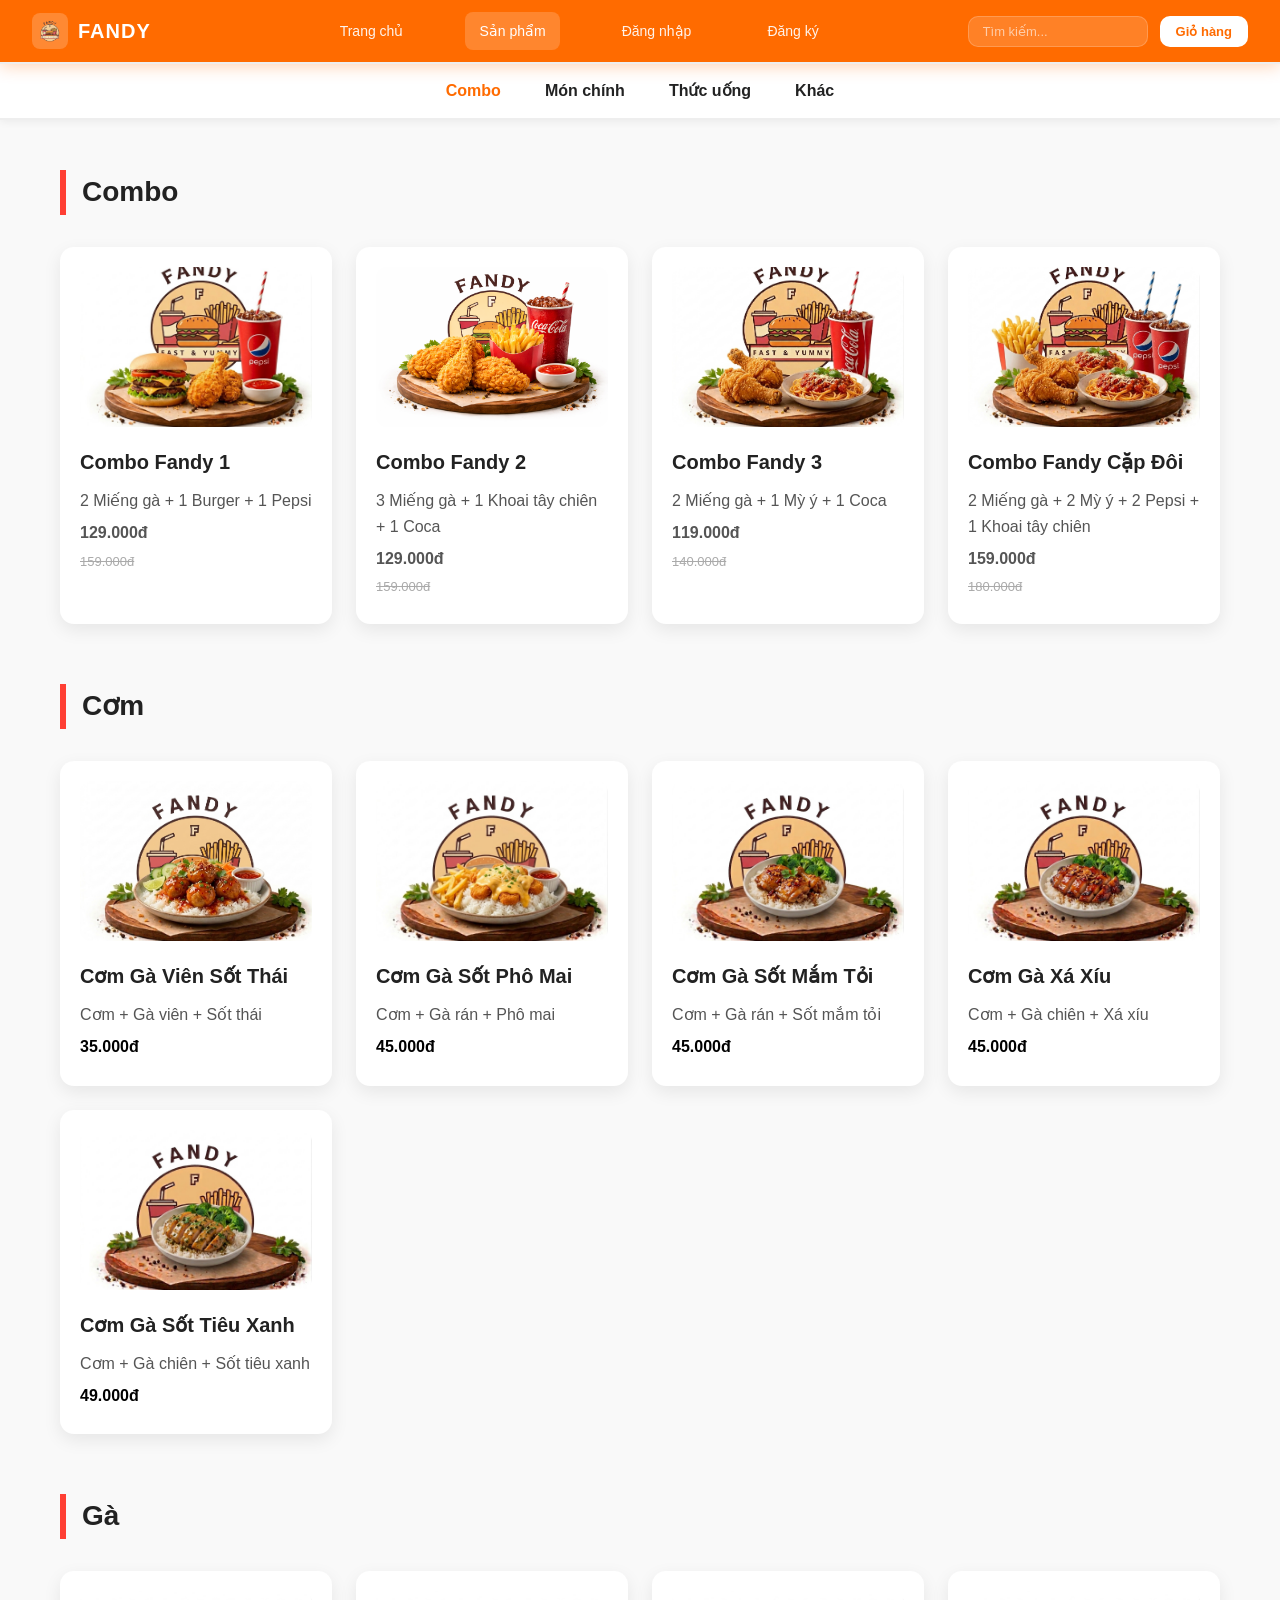
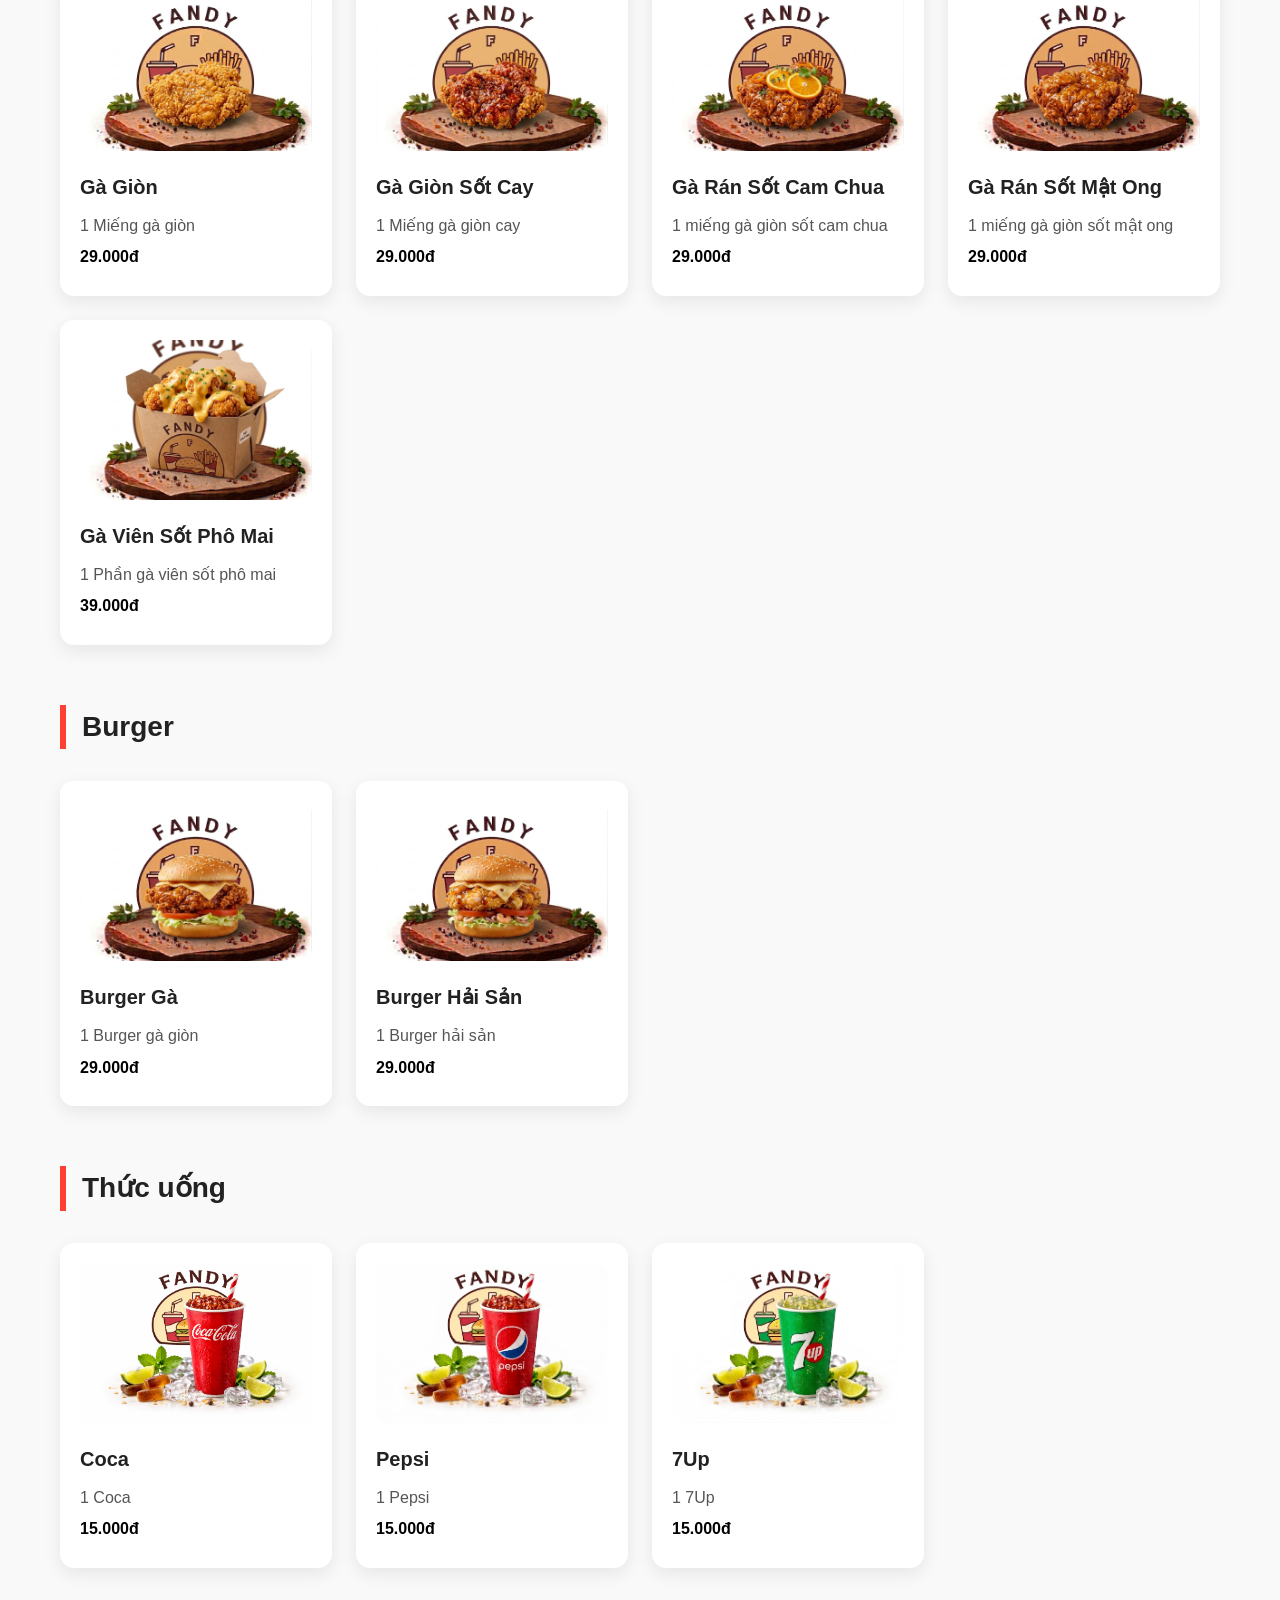
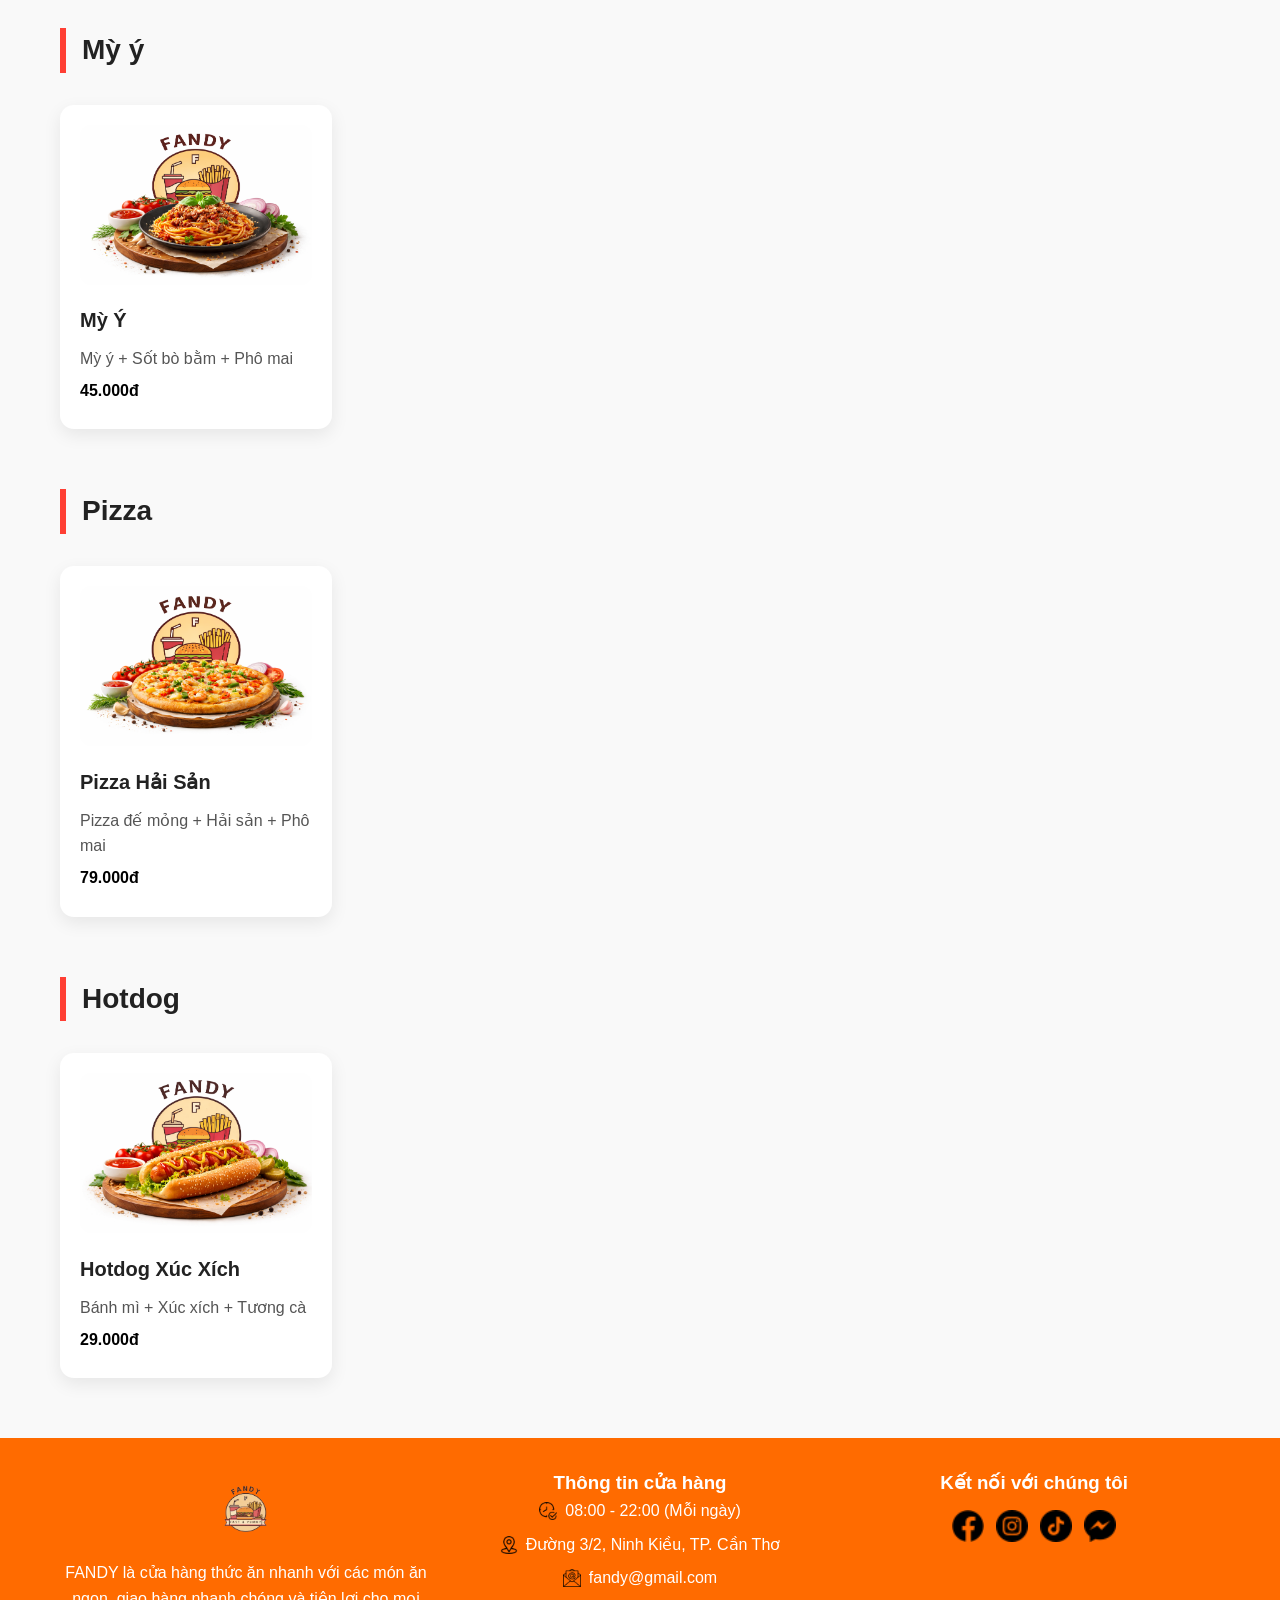
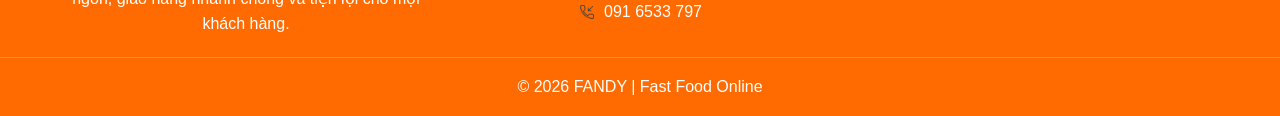
<file: index.html>
<!DOCTYPE html>
<html lang="vi">
<head>
    <meta charset="UTF-8">
    <meta name="viewport" content="width=device-width, initial-scale=1.0">
    <link rel="icon" href="Logo.png" type="image/png">
    <title>FANDY - Fast and Yummy</title>
    <link rel="stylesheet" href="style.css">
</head>
<body>

    <!-- HEADER -->
    <!-- HEADER -->
<nav class="navbar">
    <a href="#" class="navbar-brand">
        <div class="brand-icon">
            <img src="Logo.png" alt="FANDY Logo" style="width:100%;height:100%;object-fit:contain;">
        </div>
        FANDY
    </a>

    <ul class="navbar-menu">
        <li><a href="#">Trang chủ</a></li>
        <li class="active"><a href="#">Sản phẩm</a></li>
        <li><a href="#">Đăng nhập</a></li>
        <li><a href="#">Đăng ký</a></li>
    </ul>

    <div class="navbar-search">
        <input type="text" placeholder="Tìm kiếm...">
        <button></button>
    </div>

    <button class="navbar-cart">Giỏ hàng</button>

    <div class="hamburger" id="hamburger" onclick="toggleDrawer()">
        <span></span><span></span><span></span>
    </div>
</nav>

<!-- MOBILE OVERLAY -->
<div class="mobile-overlay" onclick="toggleDrawer()"></div>

<!-- MOBILE DRAWER -->
<div class="mobile-drawer">
    <div class="drawer-header">
        <div class="drawer-brand">
    <div class="brand-icon">
        <img src="Logo.png" alt="FANDY Logo" style="width:100%;height:100%;object-fit:contain;">
    </div>
    FANDY
</div>
        <button class="drawer-close" onclick="toggleDrawer()">✕</button>
    </div>
    <div class="drawer-search">
        <input type="text" placeholder="Tìm kiếm...">
    </div>
    <ul class="drawer-menu">
        <li><a href="#">Trang chủ</a></li>
        <li><a href="#">Sản phẩm</a></li>
        <li><a href="#">Đăng nhập</a></li>
        <li><a href="#">Đăng ký</a></li>
        <li><a href="#">Giỏ hàng</a></li>
    </ul>
</div>

    <hr>

    <!-- MENU CATEGORY -->
    <nav>
        <ul>
        <li><a href="#combo">Combo</a></li>
        <li class="has-dropdown">
            <a href="#com">Món chính</a>
            <ul class="dropdown">
                <li><a href="#com">Cơm</a></li>
                <li><a href="#ga">Gà</a></li>
                <li><a href="#burger">Burger</a></li>
            </ul>
        </li>
        <li><a href="#thuc-uong">Thức uống</a></li>
        <li class="has-dropdown">
            <a href="#mi-y">Khác</a>
            <ul class="dropdown">
                <li><a href="#mi-y">Mỳ ý </a></li>
                <li><a href="#pizza">Pizza</a></li>
                <li><a href="#hotdog">Hotdog</a></li>
            </ul>
        </li>
        </ul>
    </nav>

    <hr>

    <!-- Combo -->
    <section class="menu-section" id="combo">
        <h2 class="section-title">Combo
        </h2>
        <div class="product-grid">
            <div class="product-card">
                <img src="images/combo1.jpg" alt="">
                <h3>Combo Fandy 1</h3>
                <p>2 Miếng gà + 1 Burger + 1 Pepsi</p>
                <p class="price">129.000đ</p>
                <p class="old-price">159.000đ</p>
            </div>
            <div class="product-card">
                <img src="images/combo-garan.jpg" alt="">
                <h3>Combo Fandy 2</h3>
                <p>3 Miếng gà + 1 Khoai tây chiên + 1 Coca</p>
                <p class="price">129.000đ</p>
                <p class="old-price">159.000đ</p>
            </div>
            <div class="product-card">
                <img src="images/combo2.jpg" alt="">
                <h3>Combo Fandy 3</h3>
                <p>2 Miếng gà + 1 Mỳ ý + 1 Coca</p>
                <p class="price">119.000đ</p>
                <p class="old-price">140.000đ</p>
            </div>
            <div class="product-card">
                <img src="images/combo-fandy-capdoi.jpg" alt="">
                <h3>Combo Fandy Cặp Đôi</h3>
                <p>2 Miếng gà + 2 Mỳ ý + 2 Pepsi + 1 Khoai tây chiên</p>
                <p class="price">159.000đ</p>
                <p class="old-price">180.000đ</p>
            </div>
        </div>
    </section>

    <hr>

    <!-- CƠM -->
    <section id="com">
        <h2 class="section-title">Cơm</h2>
        <div class="product-grid">
            <div class="product-card">
                <img src="images/sothai.jpg" alt="">
                <h3>Cơm Gà Viên Sốt Thái</h3>
                <p>Cơm + Gà viên + Sốt thái</p>
                <p class="price">35.000đ</p>
            </div>
            <div class="product-card">
                <img src="images/phomai.jpg" alt="">
                <h3>Cơm Gà Sốt Phô Mai</h3>
                <p>Cơm + Gà rán + Phô mai</p>
                <p class="price">45.000đ</p>
            </div>
            <div class="product-card">
                <img src="images/mamtoi.jpg" alt="">
                <h3>Cơm Gà Sốt Mắm Tỏi</h3>
                <p>Cơm + Gà rán + Sốt mắm tỏi</p>
                <p class="price">45.000đ</p>
            </div>
            <div class="product-card">
                <img src="images/xaxiu.jpg" alt="">
                <h3>Cơm Gà Xá Xíu</h3>
                <p>Cơm + Gà chiên + Xá xíu</p>
                <p class="price">45.000đ</p>
            </div>

            <div class="product-card">
                <img src="images/tieuxanh.jpg" alt="">
                <h3>Cơm Gà Sốt Tiêu Xanh</h3>
                <p>Cơm + Gà chiên + Sốt tiêu xanh </p>
                <p class="price">49.000đ</p>
            </div>
        </div>
    </section>

    <hr>

    <!-- GÀ -->
    <section id="ga">
        <h2 class="section-title">Gà</h2>
        <div class="product-grid">
            <div class="product-card">
                <img src="images/gagion.jpg" alt="">
                <h3>Gà Giòn</h3>
                <p>1 Miếng gà giòn</p>
                <p class="price">29.000đ</p>
            </div>
            <div class="product-card">
                <img src="images/gasotcay.jpg" alt="">
                <h3>Gà Giòn Sốt Cay</h3>
                <p>1 Miếng gà giòn cay</p>
                <p class="price">29.000đ</p>
            </div>
            <div class="product-card">
                <img src="images/camchua.jpg" alt="">
                <h3>Gà Rán Sốt Cam Chua</h3>
                <p>1 miếng gà giòn sốt cam chua</p>
                <p class="price">29.000đ</p>
            </div>
            <div class="product-card">
                <img src="images/matong.jpg" alt="">
                <h3>Gà Rán Sốt Mật Ong</h3>
                <p>1 miếng gà giòn sốt mật ong</p>
                <p class="price">29.000đ</p>
            </div>
            <div class="product-card">
                <img src="images/gavienphomai.jpg" alt="">
                <h3>Gà Viên Sốt Phô Mai</h3>
                <p>1 Phần gà viên sốt phô mai</p>
                <p class="price">39.000đ</p>
            </div>
        </div>
    </section>

    <hr>

    <!-- BURGER -->
    <section id="burger">
        <h2 class="section-title">Burger</h2>
        <div class="product-grid">
            <div class="product-card">
                <img src="images/burger.jpg" alt="">
                <h3>Burger Gà</h3>
                <p>1 Burger gà giòn</p>
                <p class="price">29.000đ</p>
            </div>
            <div class="product-card">
                <img src="images/haisan.jpg" alt="">
                <h3>Burger Hải Sản</h3>
                <p>1 Burger hải sản</p>
                <p class="price">29.000đ</p>
            </div>
        </div>
    </section>

    <hr>

    <!-- THỨC UỐNG -->
    <section id="thuc-uong">
        <h2 class="section-title">Thức uống</h2>
        <div class="product-grid">
            <div class="product-card">
                <img src="images/coca.jpg" alt="">
                <h3>Coca</h3>
                <p>1 Coca</p>
                <p class="price">15.000đ</p>
            </div>

            <div class="product-card">
                <img src="images/pepsi.jpg" alt="">
                <h3>Pepsi</h3>
                <p>1 Pepsi</p>
                <p class="price">15.000đ</p>
            </div>
            <div class="product-card">
                <img src="images/7up.jpg" alt="">
                <h3>7Up</h3>
                <p>1 7Up</p>
                <p class="price">15.000đ</p>
            </div>
        </div>
    </section>
    <!--Mỳ ý-->
    <section id="mi-y">
    <h2 class="section-title">Mỳ ý</h2>
    <div class="product-grid">
        <div class="product-card">
            <img src="images/my.jpg" alt="Mỳ ý">
            <h3>Mỳ Ý</h3>
            <p>Mỳ ý + Sốt bò bằm + Phô mai</p>
            <p class="price">45.000đ</p>
        </div>
    </div>
</section>
<!-- PIZZA -->
<section id="pizza">
    <h2 class="section-title">Pizza</h2>
    <div class="product-grid">
        <div class="product-card">
            <img src="images/pizza-haisan.jpg" alt="Pizza">
            <h3>Pizza Hải Sản</h3>
            <p>Pizza đế mỏng + Hải sản + Phô mai</p>
            <p class="price">79.000đ</p>
        </div>
    </div>
</section>

<!-- HOTDOG -->
<section id="hotdog">
    <h2 class="section-title">Hotdog</h2>
    <div class="product-grid">
        <div class="product-card">
            <img src="images/hotdog.jpg" alt="Hotdog">
            <h3>Hotdog Xúc Xích</h3>
            <p>Bánh mì + Xúc xích + Tương cà</p>
            <p class="price">29.000đ</p>
        </div>
    </div>
</section>
    <hr>

    <!-- FOOTER -->
    <footer class="footer">
    <div class="footer-container">

      <!-- Cột 1: Giới thiệu -->
      <div class="footer-col">
        <img src="Logo.png" alt="Logo Fandy" class="footer-logo">
        <p>
          FANDY là cửa hàng thức ăn nhanh với các món ăn ngon,
          giao hàng nhanh chóng và tiện lợi cho mọi khách hàng.
        </p>
      </div>

      <!-- Cột 2: Thông tin cửa hàng -->
      <div class="footer-col">
        <h3>Thông tin cửa hàng</h3>

        <div class="footer-info">
          <img src="/images/icon/time.png" alt="">
          <p>08:00 - 22:00 (Mỗi ngày)</p>
        </div>

        <div class="footer-info">
          <img src="/images/icon/location.png" alt="">
          <p>Đường 3/2, Ninh Kiều, TP. Cần Thơ</p>
        </div>

        <div class="footer-info">
          <img src="/images/icon/email.png" alt="">
          <p>fandy@gmail.com</p>
        </div>

        <div class="footer-info">
          <img src="/images/icon/telephone.png" alt="">
          <p>091 6533 797</p>
        </div>
      </div>

      <!-- Cột 3: Mạng xã hội -->
      <div class="footer-col">
        <h3>Kết nối với chúng tôi</h3>

        <div class="social-icons">
          <a href="#"><img src="/images/icon/facebook.png" alt=""></a>
          <a href="#"><img src="/images/icon/instagram.png" alt=""></a>
          <a href="#"><img src="/images/icon/tiktok.png" alt=""></a>
          <a href="#"><img src="/images/icon/messenger.png" alt=""></a>
        </div>
      </div>

    </div>

    <div class="footer-bottom">
      <p>© 2026 FANDY | Fast Food Online</p>
    </div>
  </footer>
  <script src="menu.js"></script>
</body>
</html>
</file>
<file: style.css>
@import url('https://fonts.googleapis.com/css2?family=Poppins:wght@400;500;600;700&display=swap');

/* ================================================
   RESET & BASE
   ================================================ */
* {
    margin: 0;
    padding: 0;
    box-sizing: border-box;
}

:root {
    --primary: #ff6b00;
    --text: #fff;
    --dark: #1e2330;
}

body {
    font-family: sans-serif;
    background: #f9f9f9;
    color: #222;
    line-height: 1.6;
    padding-top: 110px;
}

hr { display: none; }


/* ================================================
   HEADER - NAVBAR (thanh điều hướng trên cùng)
   ================================================ */

.navbar {
    position: fixed;
    top: 0; left: 0; right: 0;
    background: var(--primary);
    height: 64px;
    display: flex;
    align-items: center;
    padding: 0 32px;
    z-index: 1000;
    box-shadow: 0 2px 16px rgba(255, 107, 0, 0.3);
}

/* --- Logo & Tên thương hiệu --- */
.navbar-brand {
    display: flex;
    align-items: center;
    gap: 10px;
    color: var(--text);
    text-decoration: none;
    font-size: 20px;
    font-weight: 700;
    letter-spacing: 1px;
    margin-right: 40px;
    flex-shrink: 0;
}

.brand-icon {
    width: 36px; height: 36px;
    background: rgba(255, 255, 255, 0.2);
    border-radius: 8px;
    display: flex; align-items: center; justify-content: center;
    font-size: 18px;
}

/* --- Menu desktop (Trang chủ, Sản phẩm, ...) --- */
.navbar-menu {
    display: flex;
    align-items: center;
    list-style: none;
    gap: 4px;
    flex: 1;
}

.navbar-menu > li { position: relative; }

.navbar-menu > li > a {
    display: flex;
    align-items: center;
    gap: 6px;
    color: rgba(255, 255, 255, 0.92);
    text-decoration: none;
    font-size: 14px;
    font-weight: 500;
    padding: 8px 14px;
    border-radius: 8px;
    transition: background 0.2s;
    white-space: nowrap;
}

.navbar-menu > li > a:hover,
.navbar-menu > li.active > a {
    background: rgba(255, 255, 255, 0.18);
    color: var(--text);
}

.arrow {
    font-size: 10px;
    transition: transform 0.25s;
}

/* --- Ô tìm kiếm trên navbar --- */
.navbar-search {
    margin-left: auto;
    position: relative;
    flex-shrink: 0;
}

.navbar-search input {
    background: rgba(255, 255, 255, 0.15);
    border: 1px solid rgba(255, 255, 255, 0.2);
    border-radius: 10px;
    padding: 7px 36px 7px 14px;
    color: var(--text);
    font-size: 13px;
    font-family: sans-serif;
    outline: none;
    width: 180px;
    transition: background 0.2s, width 0.3s;
}

.navbar-search input::placeholder { color: rgba(255, 255, 255, 0.6); }
.navbar-search input:focus { background: rgba(255, 255, 255, 0.22); width: 220px; }

.navbar-search button {
    position: absolute;
    right: 10px; top: 50%;
    transform: translateY(-50%);
    background: none; border: none;
    color: rgba(255, 255, 255, 0.8);
    cursor: pointer; font-size: 14px;
}

/* --- Nút Giỏ hàng --- */
.navbar-cart {
    margin-left: 12px;
    background: var(--text);
    color: var(--primary);
    border: none;
    border-radius: 10px;
    padding: 8px 16px;
    font-size: 13px;
    font-weight: 700;
    font-family: sans-serif;
    cursor: pointer;
    display: flex; align-items: center; gap: 6px;
    flex-shrink: 0;
    transition: transform 0.15s, box-shadow 0.2s;
}

.navbar-cart:hover {
    transform: translateY(-2px);
    box-shadow: 0 6px 20px rgba(0, 0, 0, 0.15);
}

/* --- Nút hamburger (chỉ hiện trên mobile) --- */
.hamburger {
    display: none;
    flex-direction: column;
    gap: 5px;
    cursor: pointer;
    margin-left: auto;
    padding: 6px;
    border-radius: 8px;
    background: rgba(255, 255, 255, 0.12);
}

.hamburger span {
    display: block;
    width: 20px; height: 2px;
    background: var(--text);
    border-radius: 2px;
    transition: transform 0.25s, opacity 0.25s;
}


/* ================================================
   HEADER - CATEGORY NAV (thanh danh mục bên dưới navbar)
   ================================================ */

body > nav {
    position: fixed;
    top: 64px; left: 0;
    width: 100%;
    z-index: 999;
    background: #fff;
    border-bottom: 2px solid #eee;
    box-shadow: 0 2px 8px rgba(0, 0, 0, 0.06);
    overflow: visible;
    display: block;
}

body > nav ul {
    display: flex;
    justify-content: center;
    list-style: none;
    overflow: visible;
}

body > nav li {
    padding: 14px 22px;
    overflow: visible;
}

body > nav a {
    text-decoration: none;
    color: #222;
    font-weight: 600;
}

body > nav a:hover { color: var(--primary); }
body > nav a.active { color: var(--primary); }

/* --- Dropdown danh mục --- */
body > nav li.has-dropdown {
    position: relative;
}

body > nav li.has-dropdown .dropdown {
    display: none;
    position: absolute;
    top: 100%;
    left: 0;
    background: #fff;
    border: 1px solid #eee;
    border-radius: 8px;
    padding: 10px 0;
    min-width: 150px;
    box-shadow: 0 8px 24px rgba(0, 0, 0, 0.1);
    z-index: 1100;
}

body > nav li.has-dropdown:hover .dropdown {
    display: block;
}

body > nav li.has-dropdown .dropdown li {
    padding: 0;
}

body > nav li.has-dropdown .dropdown a {
    display: block;
    padding: 10px 20px;
    color: #555;
    font-weight: 400;
}

body > nav li.has-dropdown .dropdown a:hover {
    color: var(--primary);
}


/* ================================================
   HEADER - MOBILE DRAWER (menu kéo ra trên điện thoại)
   ================================================ */

/* --- Lớp phủ tối khi mở drawer --- */
.mobile-overlay {
    display: none;
    position: fixed;
    inset: 0;
    background: rgba(0, 0, 0, 0.4);
    z-index: 1100;
    opacity: 0;
    transition: opacity 0.3s;
}

/* --- Panel drawer từ phải kéo ra --- */
.mobile-drawer {
    position: fixed;
    top: 0; right: 0;
    width: 300px; height: 100vh;
    background: var(--primary);
    z-index: 1200;
    transform: translateX(100%);
    transition: transform 0.35s cubic-bezier(.4, 0, .2, 1);
    overflow-y: auto;
    display: flex;
    flex-direction: column;
}

.drawer-header {
    display: flex;
    align-items: center;
    justify-content: space-between;
    padding: 18px 20px;
    border-bottom: 1px solid rgba(255, 255, 255, 0.2);
}

.drawer-brand {
    color: var(--text);
    font-weight: 700;
    font-size: 18px;
    display: flex; align-items: center; gap: 8px;
}

.drawer-close {
    background: rgba(255, 255, 255, 0.2);
    border: none;
    color: var(--text);
    width: 32px; height: 32px;
    border-radius: 8px;
    font-size: 18px;
    cursor: pointer;
    display: flex; align-items: center; justify-content: center;
    transition: background 0.2s;
}

.drawer-close:hover { background: rgba(255, 255, 255, 0.15); }

/* --- Ô tìm kiếm trong drawer --- */
.drawer-search {
    position: relative;
    padding: 12px 20px;
    border-bottom: 1px solid rgba(255, 255, 255, 0.2);
}

.drawer-search input {
    width: 100%;
    background: rgba(255, 255, 255, 0.15);
    border: 1px solid rgba(255, 255, 255, 0.2);
    border-radius: 10px;
    padding: 9px 36px 9px 14px;
    color: #fff;
    font-size: 14px;
    font-family: sans-serif;
    outline: none;
}

.drawer-search input::placeholder {
    color: rgba(255, 255, 255, 0.6);
}

/* --- Danh sách menu trong drawer --- */
.drawer-menu {
    list-style: none;
    padding: 12px 0;
    flex: 1;
}

.drawer-menu li > a {
    display: flex;
    align-items: center;
    justify-content: space-between;
    color: rgba(255, 255, 255, 0.92);
    text-decoration: none;
    font-size: 15px;
    font-weight: 500;
    padding: 13px 20px;
    transition: background 0.15s;
}

.drawer-menu li > a:hover {
    background: rgba(255, 255, 255, 0.06);
    color: var(--text);
}

/* --- Trạng thái khi drawer đang mở --- */
body.drawer-open .mobile-overlay { display: block; opacity: 1; }
body.drawer-open .mobile-drawer { transform: translateX(0); }
body.drawer-open .hamburger span:nth-child(1) { transform: translateY(7px) rotate(45deg); }
body.drawer-open .hamburger span:nth-child(2) { opacity: 0; }
body.drawer-open .hamburger span:nth-child(3) { transform: translateY(-7px) rotate(-45deg); }


/* ================================================
   NỘI DUNG CHÍNH - SECTIONS & SẢN PHẨM
   ================================================ */

section {
    max-width: 1200px;
    margin: 60px auto;
    padding: 0 20px;
}

section h2 {
    font-size: 28px;
    font-weight: bold;
    margin-bottom: 32px;
    padding-left: 16px;
    border-left: 6px solid #ff3f34;
}

/* Fix anchor bị che bởi fixed navbar */
section[id]::before {
    content: "";
    display: block;
    height: 135px;
    margin-top: -135px;
    visibility: hidden;
}

/* --- Lưới sản phẩm --- */
.product-grid {
    display: grid;
    grid-template-columns: repeat(4, 1fr);
    gap: 24px;
    margin-top: 32px;
}

/* --- Card sản phẩm --- */
.product-card {
    background: #fff;
    border-radius: 14px;
    padding: 20px;
    box-shadow: 0 6px 18px rgba(0, 0, 0, 0.08);
    transition: transform 0.2s ease, box-shadow 0.2s ease;
}

.product-card:hover {
    transform: translateY(-4px);
    box-shadow: 0 10px 24px rgba(0, 0, 0, 0.12);
}

.product-card img {
    width: 100%;
    height: 160px;
    object-fit: cover;
    border-radius: 12px;
    margin-bottom: 12px;
}

.product-card h3 {
    font-size: 20px;
    margin-bottom: 10px;
}

.product-card p { color: #555; margin-bottom: 6px; }
.product-card p:last-child { font-weight: bold; color: #000; }

/* --- Giá sản phẩm --- */
.price {
    color: #000;
    font-weight: 700;
    font-size: 16px;
}

.old-price {
    text-decoration: line-through;
    color: #aaa !important;
    font-size: 13px;
    font-weight: 400 !important;
}


/* ================================================
   FOOTER
   ================================================ */

.footer {
    background: #ff6b00;
    padding-top: 30px;
    margin-top: 60px;
}

/* --- 3 cột trong footer --- */
.footer-container {
    width: 90%;
    margin: auto;
    display: flex;
    justify-content: space-between;
    align-items: flex-start;
    gap: 30px;
}

.footer-col {
    flex: 1;
    text-align: center;
}

.footer-col h3,
.footer-col p,
.footer-info p,
.footer-bottom p {
    color: #fff;
}

.footer-logo {
    width: 80px;
    height: 80px;
    object-fit: contain;
    margin: 0 auto 12px;
    display: block;
}

/* --- Thông tin liên hệ (icon + text) --- */
.footer-info {
    display: flex;
    align-items: center;
    gap: 8px;
    justify-content: center;
    margin-bottom: 8px;
}

.footer-info img {
    width: 18px;
    height: 18px;
}

/* --- Icon mạng xã hội --- */
.social-icons {
    display: flex;
    gap: 12px;
    justify-content: center;
    margin-top: 12px;
}

.social-icons img {
    width: 32px;
    height: 32px;
}

/* --- Dòng copyright dưới cùng --- */
.footer-bottom {
    text-align: center;
    padding: 16px;
    border-top: 1px solid rgba(255,255,255,0.2);
    margin-top: 20px;
}


/* ================================================
   RESPONSIVE - Màn hình tablet (≤ 900px)
   ================================================ */

@media (max-width: 900px) {
    .navbar-menu,
    .navbar-search,
    .navbar-cart { display: none; }

    .hamburger { display: flex; }
}


/* ================================================
   RESPONSIVE - Màn hình mobile (≤ 768px)
   ================================================ */

@media (max-width: 768px) {
    .product-grid {
        grid-template-columns: repeat(2, 1fr);
        gap: 12px;
    }

    .product-card {
        padding: 12px;
    }

    .product-card h3 {
        font-size: 15px;
    }

    section {
        margin: 30px auto;
    }

    body > nav li {
        padding: 10px 12px;
        font-size: 13px;
    }

    .footer-container {
        flex-direction: column;
        align-items: center;
        text-align: center;
    }

    .footer-col {
        width: 100%;
    }

    .footer-logo {
        width: 120px;
        margin: 0 auto 12px;
        display: block;
    }

    .footer-info {
        justify-content: center;
    }

    .social-icons {
        justify-content: center;
    }
}


/* ================================================
   RESPONSIVE - Màn hình nhỏ (≤ 480px)
   ================================================ */

@media (max-width: 480px) {
    .product-grid {
        grid-template-columns: repeat(2, 1fr);
    }
   .product-card img {
        height: 110px;
    }

    .product-card h3 {
        font-size: 13px;
    }
}
</file>
